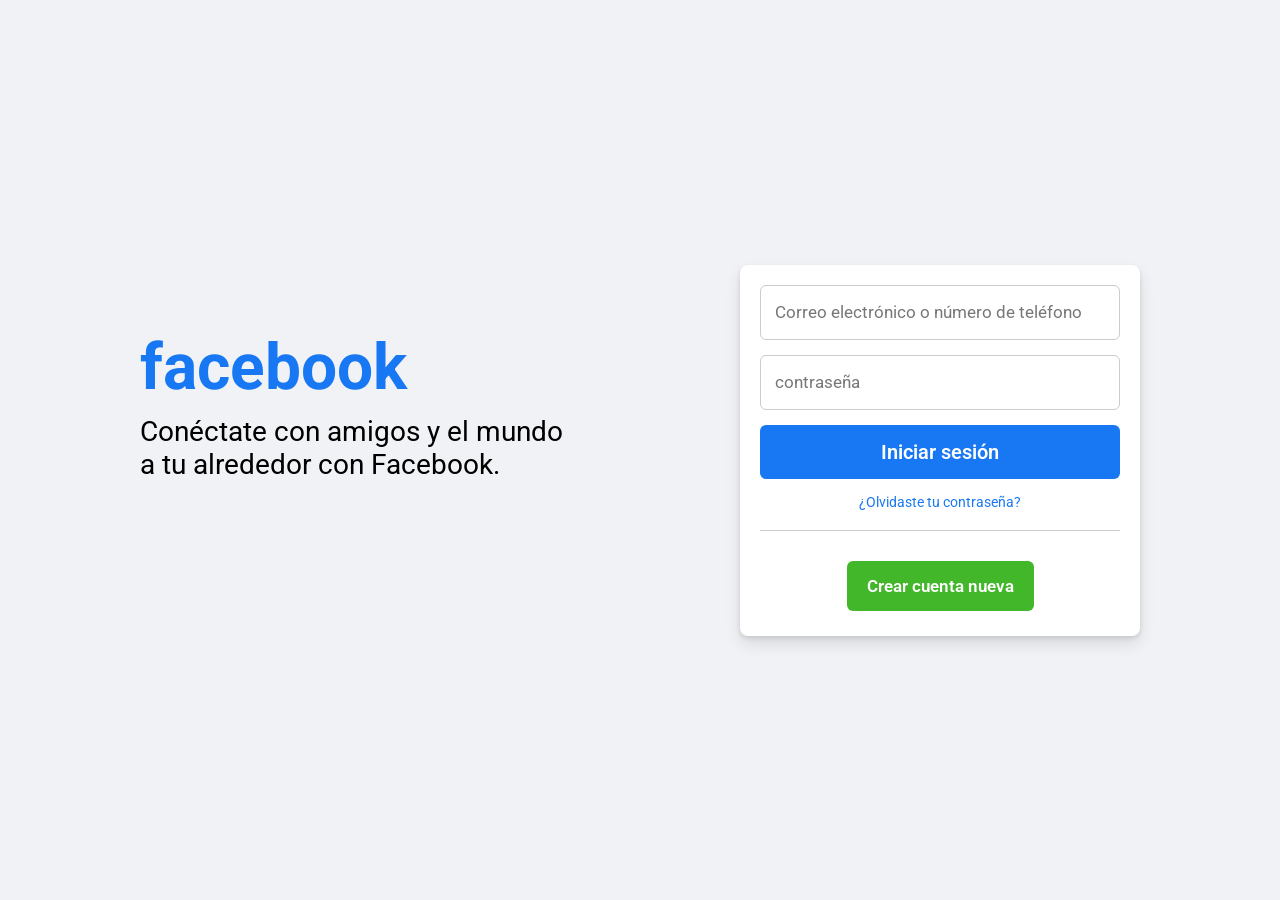
<file: index.html>
<!DOCTYPE html>
<!-- Codificado por CodingNepal - www.codingnepalweb.com -->
<html lang="en">
  <head>
    <meta charset="UTF-8">
    <meta name="viewport" content="width=device-width, initial-scale=1.0">
    <title>Página de inicio de sesión de Facebook</title>
    <link rel="stylesheet" href="style.css">
  </head>
  <body>
    <div class="container flex">
      <div class="facebook-page flex">
        <div class="text">
          <h1>facebook</h1>
          <p>Conéctate con amigos y el mundo</p>
          <p> a tu alrededor con Facebook.</p>
        </div>
        <form action="#">
          <input type="email" placeholder="Correo electrónico o número de teléfono" required>
          <input type="password" placeholder="contraseña" required>
          <div class="link">
            <button type="submit" class="login">Iniciar sesión</button>
            <a href="#" class="forgot">¿Olvidaste tu contraseña?</a>
          </div>
          <hr>
          <div class="button">
            <a href="#">Crear cuenta nueva</a>
          </div>
        </form>
      </div>
    </div>
  </body>
</html>
</file>
<file: style.css>
@import url('https://fonts.googleapis.com/css2?family=Roboto:wght@300;400;500;700&display=swap');

* {
  margin: 0;
  padding: 0;
  box-sizing: border-box;
  font-family: 'Roboto', sans-serif;
}

.flex {
  display: flex;
  align-items: center;
}

.container {
  padding: 0 15px;
  min-height: 100vh;
  justify-content: center;
  background: #f0f2f5;
}

.facebook-page {
  justify-content: space-between;
  max-width: 1000px;
  width: 100%;
}

.facebook-page .text {
  margin-bottom: 90px;
}

.facebook-page h1 {
  color: #1877f2;
  font-size: 4rem;
  margin-bottom: 10px;
}

.facebook-page p {
  font-size: 1.75rem;
  white-space: nowrap;
}

form {
  display: flex;
  flex-direction: column;
  background: #fff;
  border-radius: 8px;
  padding: 20px;
  box-shadow: 0 2px 4px rgba(0, 0, 0, 0.1),
    0 8px 16px rgba(0, 0, 0, 0.1);
  max-width: 400px;
  width: 100%;
}

form input {
  height: 55px;
  width: 100%;
  border: 1px solid #ccc;
  border-radius: 6px;
  margin-bottom: 15px;
  font-size: 1rem;
  padding: 0 14px;
}

form input:focus {
  outline: none;
  border-color: #1877f2;
}

::placeholder {
  color: #777;
  font-size: 1.063rem;
}

.link {
  display: flex;
  flex-direction: column;
  text-align: center;
  gap: 15px;
}

.link .login {
  border: none;
  outline: none;
  cursor: pointer;
  background: #1877f2;
  padding: 15px 0;
  border-radius: 6px;
  color: #fff;
  font-size: 1.25rem;
  font-weight: 600;
  transition: 0.2s ease;
}

.link .login:hover {
  background: #0d65d9;
}

form a {
  text-decoration: none;
}

.link .forgot {
  color: #1877f2;
  font-size: 0.875rem;
}

.link .forgot:hover {
  text-decoration: underline;
}

hr {
  border: none;
  height: 1px;
  background-color: #ccc;
  margin-bottom: 20px;
  margin-top: 20px;
}

.button {
  margin-top: 25px;
  text-align: center;
  margin-bottom: 20px;
}

.button a {
  padding: 15px 20px;
  background: #42b72a;
  border-radius: 6px;
  color: #fff;
  font-size: 1.063rem;
  font-weight: 600;
  transition: 0.2s ease;
}

.button a:hover {
  background: #3ba626;
}

@media (max-width: 900px) {
  .facebook-page {
    flex-direction: column;
    text-align: center;
  }

  .facebook-page .text {
    margin-bottom: 30px;
  }
}

@media (max-width: 460px) {
  .facebook-page h1 {
    font-size: 3.5rem;
  }

  .facebook-page p {
    font-size: 1.3rem;
  }

  form {
    padding: 15px;
  }
}
</file>
